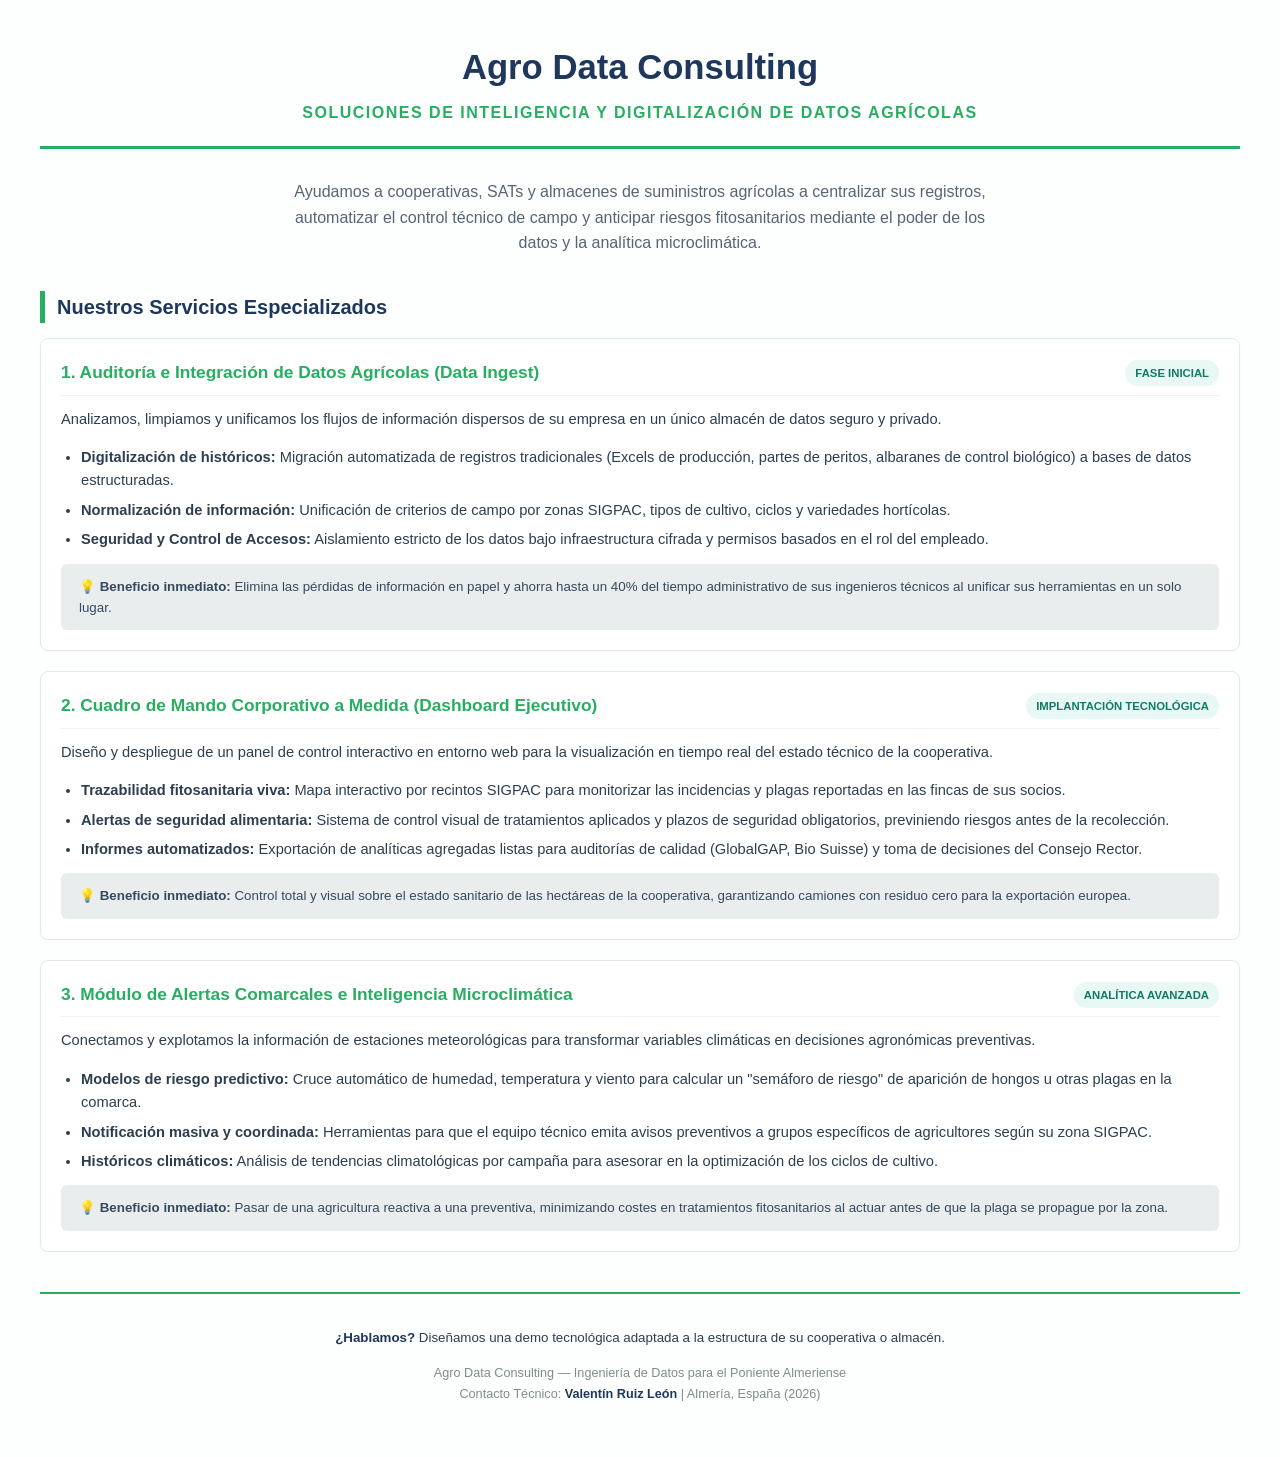
<file: Docs/portfolio_agro_data_consulting.html>
<!DOCTYPE html>
<html lang="es">
<head>
    <meta charset="UTF-8">
    <title>Catálogo de Servicios - Agro Data Consulting</title>
    <style>
        body {
            font-family: 'Segoe UI', Tahoma, Geneva, Verdana, sans-serif;
            color: #2c3e50;
            line-height: 1.6;
            margin: 0;
            padding: 40px;
            font-size: 11pt;
            background-color: #fdfefe;
        }
        .header {
            text-align: center;
            border-bottom: 3px solid #27ae60;
            padding-bottom: 20px;
            margin-bottom: 30px;
        }
        .header h1 {
            color: #1e375a;
            margin: 0;
            font-size: 26pt;
            font-weight: 800;
        }
        .header p {
            color: #27ae60;
            margin: 5px 0 0 0;
            font-size: 12pt;
            font-weight: 600;
            text-transform: uppercase;
            letter-spacing: 1.5px;
        }
        .intro-text {
            text-align: center;
            font-size: 12pt;
            max-width: 700px;
            margin: 0 auto 35px auto;
            color: #566573;
        }
        h2 {
            color: #1e375a;
            font-size: 15pt;
            border-left: 5px solid #27ae60;
            padding-left: 12px;
            margin-top: 30px;
            margin-bottom: 15px;
        }
        .service-block {
            background: #fff;
            border: 1px solid #e5e8e8;
            border-radius: 8px;
            padding: 20px;
            margin-bottom: 20px;
            box-shadow: 0 2px 4px rgba(0,0,0,0.02);
            page-break-inside: avoid;
        }
        .service-header {
            display: flex;
            justify-content: space-between;
            align-items: center;
            border-bottom: 1px solid #f2f4f4;
            padding-bottom: 8px;
            margin-bottom: 12px;
        }
        .service-title {
            color: #27ae60;
            font-size: 13pt;
            font-weight: bold;
            margin: 0;
        }
        .service-tag {
            background-color: #e8f8f5;
            color: #117a65;
            padding: 4px 10px;
            border-radius: 20px;
            font-size: 8.5pt;
            font-weight: bold;
            text-transform: uppercase;
        }
        ul {
            margin: 8px 0;
            padding-left: 20px;
        }
        li {
            margin-bottom: 6px;
        }
        .benefit-box {
            background-color: #eaeded;
            border-radius: 6px;
            padding: 12px 18px;
            margin-top: 12px;
            font-size: 10pt;
            color: #34495e;
        }
        .footer-commercial {
            text-align: center;
            margin-top: 40px;
            padding-top: 20px;
            border-top: 2px solid #27ae60;
            font-size: 10pt;
        }
        .footer-commercial strong {
            color: #1e375a;
        }
        @media print {
            body { padding: 0; background-color: #fff; }
            .service-block { box-shadow: none; }
        }
    </style>
</head>
<body>

    <!-- CABECERA COMERCIAL -->
    <div class="header">
        <h1>Agro Data Consulting</h1>
        <p>Soluciones de Inteligencia y Digitalización de Datos Agrícolas</p>
    </div>

    <div class="intro-text">
        Ayudamos a cooperativas, SATs y almacenes de suministros agrícolas a centralizar sus registros, automatizar el control técnico de campo y anticipar riesgos fitosanitarios mediante el poder de los datos y la analítica microclimática.
    </div>

    <h2>Nuestros Servicios Especializados</h2>

    <!-- SERVICIO 1 -->
    <div class="service-block">
        <div class="service-header">
            <div class="service-title">1. Auditoría e Integración de Datos Agrícolas (Data Ingest)</div>
            <div class="service-tag">Fase Inicial</div>
        </div>
        <p style="margin-top: 0;">Analizamos, limpiamos y unificamos los flujos de información dispersos de su empresa en un único almacén de datos seguro y privado.</p>
        <ul>
            <li><strong>Digitalización de históricos:</strong> Migración automatizada de registros tradicionales (Excels de producción, partes de peritos, albaranes de control biológico) a bases de datos estructuradas.</li>
            <li><strong>Normalización de información:</strong> Unificación de criterios de campo por zonas SIGPAC, tipos de cultivo, ciclos y variedades hortícolas.</li>
            <li><strong>Seguridad y Control de Accesos:</strong> Aislamiento estricto de los datos bajo infraestructura cifrada y permisos basados en el rol del empleado.</li>
        </ul>
        <div class="benefit-box">
            <strong>💡 Beneficio inmediato:</strong> Elimina las pérdidas de información en papel y ahorra hasta un 40% del tiempo administrativo de sus ingenieros técnicos al unificar sus herramientas en un solo lugar.
        </div>
    </div>

    <!-- SERVICIO 2 -->
    <div class="service-block">
        <div class="service-header">
            <div class="service-title">2. Cuadro de Mando Corporativo a Medida (Dashboard Ejecutivo)</div>
            <div class="service-tag">Implantación Tecnológica</div>
        </div>
        <p style="margin-top: 0;">Diseño y despliegue de un panel de control interactivo en entorno web para la visualización en tiempo real del estado técnico de la cooperativa.</p>
        <ul>
            <li><strong>Trazabilidad fitosanitaria viva:</strong> Mapa interactivo por recintos SIGPAC para monitorizar las incidencias y plagas reportadas en las fincas de sus socios.</li>
            <li><strong>Alertas de seguridad alimentaria:</strong> Sistema de control visual de tratamientos aplicados y plazos de seguridad obligatorios, previniendo riesgos antes de la recolección.</li>
            <li><strong>Informes automatizados:</strong> Exportación de analíticas agregadas listas para auditorías de calidad (GlobalGAP, Bio Suisse) y toma de decisiones del Consejo Rector.</li>
        </ul>
        <div class="benefit-box">
            <strong>💡 Beneficio inmediato:</strong> Control total y visual sobre el estado sanitario de las hectáreas de la cooperativa, garantizando camiones con residuo cero para la exportación europea.
        </div>
    </div>

    <!-- SERVICIO 3 -->
    <div class="service-block">
        <div class="service-header">
            <div class="service-title">3. Módulo de Alertas Comarcales e Inteligencia Microclimática</div>
            <div class="service-tag">Analítica Avanzada</div>
        </div>
        <p style="margin-top: 0;">Conectamos y explotamos la información de estaciones meteorológicas para transformar variables climáticas en decisiones agronómicas preventivas.</p>
        <ul>
            <li><strong>Modelos de riesgo predictivo:</strong> Cruce automático de humedad, temperatura y viento para calcular un "semáforo de riesgo" de aparición de hongos u otras plagas en la comarca.</li>
            <li><strong>Notificación masiva y coordinada:</strong> Herramientas para que el equipo técnico emita avisos preventivos a grupos específicos de agricultores según su zona SIGPAC.</li>
            <li><strong>Históricos climáticos:</strong> Análisis de tendencias climatológicas por campaña para asesorar en la optimización de los ciclos de cultivo.</li>
        </ul>
        <div class="benefit-box">
            <strong>💡 Beneficio inmediato:</strong> Pasar de una agricultura reactiva a una preventiva, minimizando costes en tratamientos fitosanitarios al actuar antes de que la plaga se propague por la zona.
        </div>
    </div>

    <!-- PIE COMERCIAL -->
    <div class="footer-commercial">
        <p><strong>¿Hablamos?</strong> Diseñamos una demo tecnológica adaptada a la estructura de su cooperativa o almacén.</p>
        <p style="color: #7f8c8d; font-size: 9.5pt; margin-top: 15px;">
            Agro Data Consulting — Ingeniería de Datos para el Poniente Almeriense<br>
            Contacto Técnico: <strong>Valentín Ruiz León</strong> | Almería, España (2026)
        </p>
    </div>

</body>
</html>
</file>
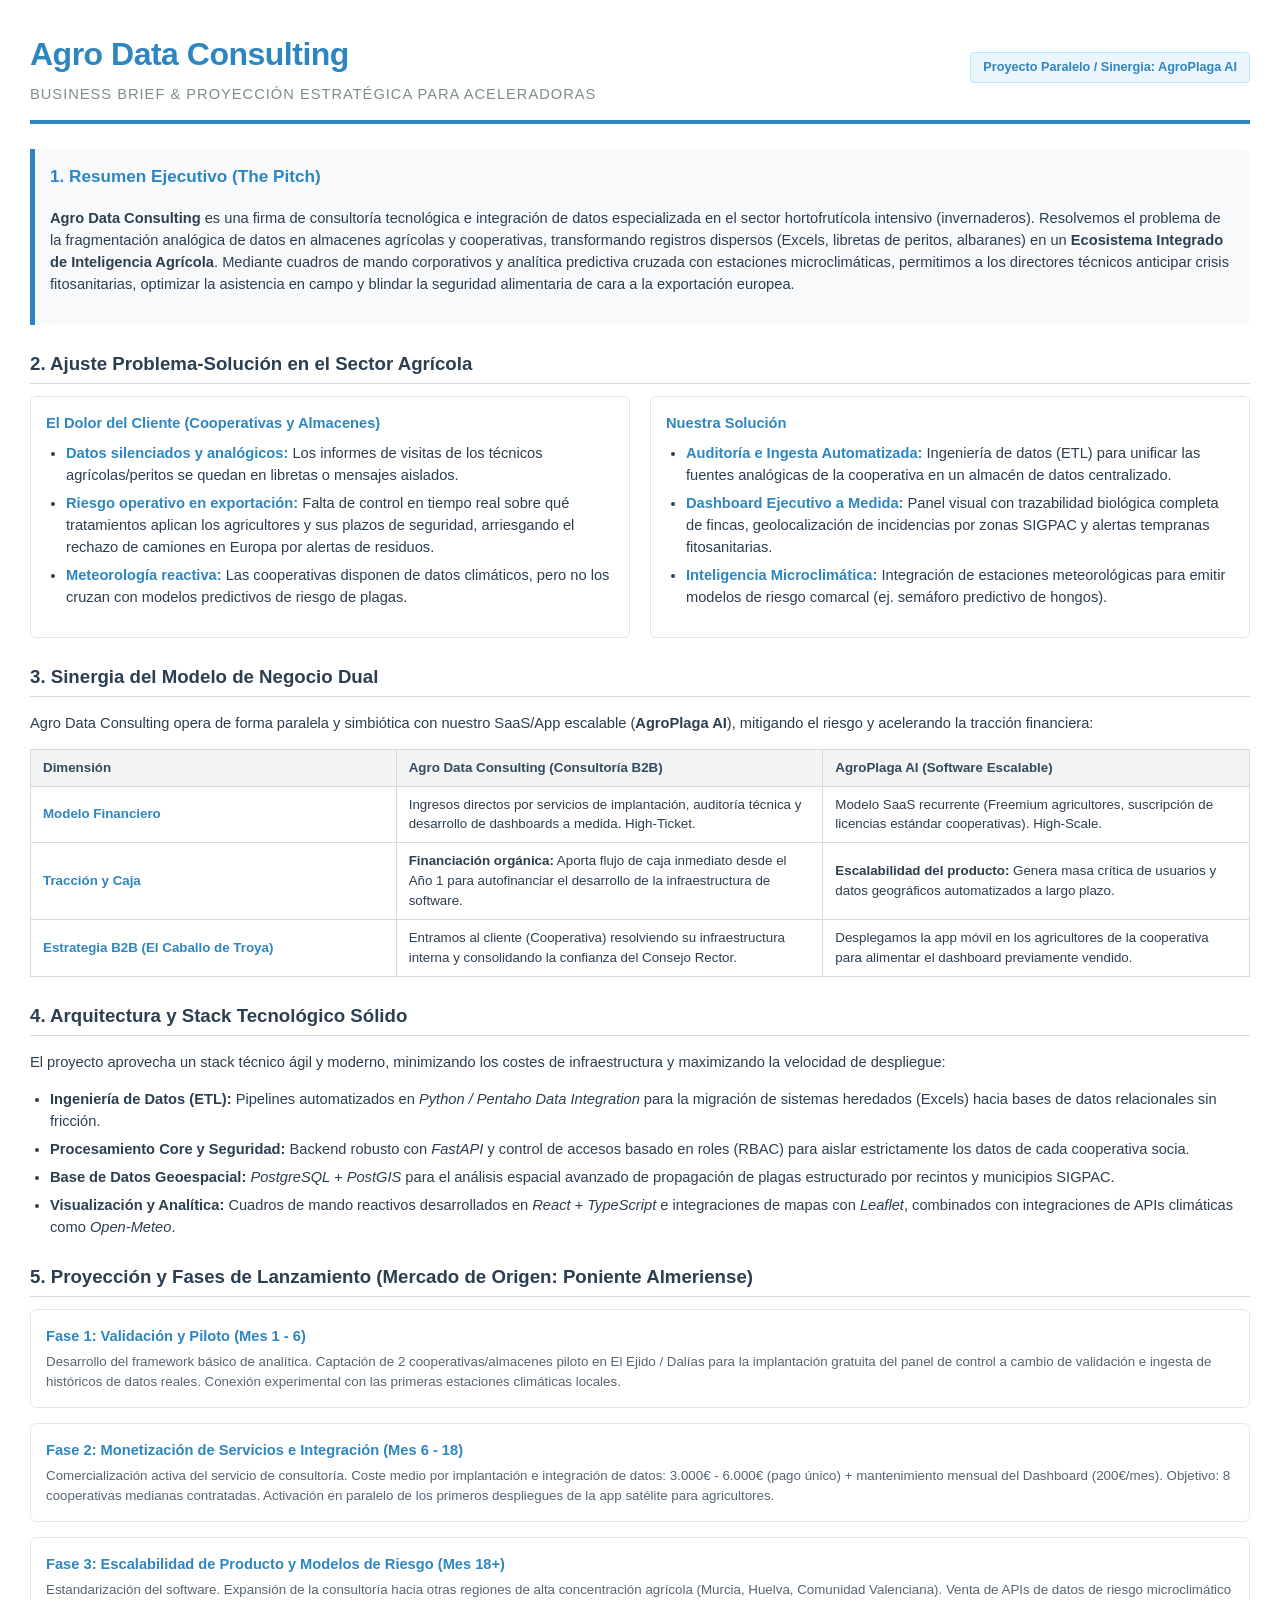
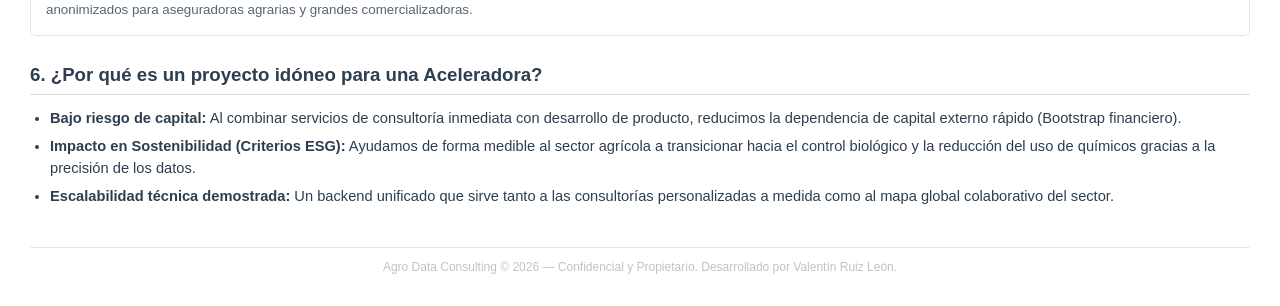
<file: Docs/propuesta_agro_data_consulting.html>
<!DOCTYPE html>
<html lang="es">
<head>
    <meta charset="UTF-8">
    <title>Executive Brief - Agro Data Consulting</title>
    <style>
        body {
            font-family: 'Helvetica Neue', Helvetica, Arial, sans-serif;
            color: #2c3e50;
            line-height: 1.5;
            margin: 0;
            padding: 30px;
            font-size: 11pt;
        }
        .header {
            border-bottom: 4px solid #2e86c1;
            padding-bottom: 15px;
            margin-bottom: 25px;
            display: flex;
            justify-content: space-between;
            align-items: center;
        }
        .title-area h1 {
            color: #2e86c1;
            margin: 0;
            font-size: 24pt;
            letter-spacing: -0.5px;
        }
        .title-area p {
            margin: 5px 0 0 0;
            color: #7f8c8d;
            font-size: 11pt;
            text-transform: uppercase;
            letter-spacing: 1px;
        }
        .badge-ecosystem {
            background-color: #ebf5fb;
            border: 1px solid #aeecff;
            color: #2e86c1;
            padding: 5px 12px;
            border-radius: 4px;
            font-size: 9.5pt;
            font-weight: bold;
        }
        .executive-summary {
            background-color: #f8f9fa;
            border-left: 5px solid #2e86c1;
            padding: 15px;
            margin-bottom: 25px;
            border-radius: 0 6px 6px 0;
        }
        .executive-summary h3 {
            margin-top: 0;
            color: #2e86c1;
        }
        h2 {
            color: #2c3e50;
            font-size: 14pt;
            border-bottom: 1px solid #d5dbdb;
            padding-bottom: 5px;
            margin-top: 25px;
            margin-bottom: 12px;
        }
        .grid-2 {
            display: grid;
            grid-template-columns: 1fr 1fr;
            gap: 20px;
        }
        .card {
            border: 1px solid #e5e7eb;
            border-radius: 6px;
            padding: 15px;
            background-color: #fff;
        }
        .card h4 {
            margin-top: 0;
            margin-bottom: 8px;
            color: #2e86c1;
            font-size: 11pt;
        }
        ul {
            margin-top: 5px;
            padding-left: 20px;
        }
        li {
            margin-bottom: 6px;
        }
        .tech-table {
            width: 100%;
            border-collapse: collapse;
            margin-top: 10px;
        }
        .tech-table th, .tech-table td {
            border: 1px solid #d5dbdb;
            padding: 8px 12px;
            text-align: left;
            font-size: 10pt;
        }
        .tech-table th {
            background-color: #f2f4f4;
            color: #34495e;
        }
        .highlight {
            font-weight: bold;
            color: #2e86c1;
        }
        .footer {
            text-align: center;
            color: #bdc3c7;
            font-size: 9pt;
            margin-top: 40px;
            border-top: 1px solid #e5e7eb;
            padding-top: 10px;
        }
        @media print {
            body { padding: 0; }
            .page-break { page-break-before: always; }
        }
    </style>
</head>
<body>

    <!-- CABECERA -->
    <div class="header">
        <div class="title-area">
            <h1>Agro Data Consulting</h1>
            <p>Business Brief & Proyección Estratégica para Aceleradoras</p>
        </div>
        <div class="badge-ecosystem">
            Proyecto Paralelo / Sinergia: AgroPlaga AI
        </div>
    </div>

    <!-- RESUMEN EJECUTIVO -->
    <div class="executive-summary">
        <h3>1. Resumen Ejecutivo (The Pitch)</h3>
        <p><strong>Agro Data Consulting</strong> es una firma de consultoría tecnológica e integración de datos especializada en el sector hortofrutícola intensivo (invernaderos). Resolvemos el problema de la fragmentación analógica de datos en almacenes agrícolas y cooperativas, transformando registros dispersos (Excels, libretas de peritos, albaranes) en un <strong>Ecosistema Integrado de Inteligencia Agrícola</strong>. Mediante cuadros de mando corporativos y analítica predictiva cruzada con estaciones microclimáticas, permitimos a los directores técnicos anticipar crisis fitosanitarias, optimizar la asistencia en campo y blindar la seguridad alimentaria de cara a la exportación europea.</p>
    </div>

    <!-- EL PROBLEMA Y LA SOLUCIÓN -->
    <h2>2. Ajuste Problema-Solución en el Sector Agrícola</h2>
    <div class="grid-2">
        <div class="card">
            <h4>El Dolor del Cliente (Cooperativas y Almacenes)</h4>
            <ul>
                <li><span class="highlight">Datos silenciados y analógicos:</span> Los informes de visitas de los técnicos agrícolas/peritos se quedan en libretas o mensajes aislados.</li>
                <li><span class="highlight">Riesgo operativo en exportación:</span> Falta de control en tiempo real sobre qué tratamientos aplican los agricultores y sus plazos de seguridad, arriesgando el rechazo de camiones en Europa por alertas de residuos.</li>
                <li><span class="highlight">Meteorología reactiva:</span> Las cooperativas disponen de datos climáticos, pero no los cruzan con modelos predictivos de riesgo de plagas.</li>
            </ul>
        </div>
        <div class="card">
            <h4>Nuestra Solución</h4>
            <ul>
                <li><span class="highlight">Auditoría e Ingesta Automatizada:</span> Ingeniería de datos (ETL) para unificar las fuentes analógicas de la cooperativa en un almacén de datos centralizado.</li>
                <li><span class="highlight">Dashboard Ejecutivo a Medida:</span> Panel visual con trazabilidad biológica completa de fincas, geolocalización de incidencias por zonas SIGPAC y alertas tempranas fitosanitarias.</li>
                <li><span class="highlight">Inteligencia Microclimática:</span> Integración de estaciones meteorológicas para emitir modelos de riesgo comarcal (ej. semáforo predictivo de hongos).</li>
            </ul>
        </div>
    </div>

    <!-- EL MODELO DE NEGOCIO PARALELO -->
    <h2>3. Sinergia del Modelo de Negocio Dual</h2>
    <p>Agro Data Consulting opera de forma paralela y simbiótica con nuestro SaaS/App escalable (<strong>AgroPlaga AI</strong>), mitigando el riesgo y acelerando la tracción financiera:</p>
    
    <table class="tech-table">
        <thead>
            <tr>
                <th style="width: 30%;">Dimensión</th>
                <th style="width: 35%;">Agro Data Consulting (Consultoría B2B)</th>
                <th style="width: 35%;">AgroPlaga AI (Software Escalable)</th>
            </tr>
        </thead>
        <tbody>
            <tr>
                <td class="highlight">Modelo Financiero</td>
                <td>Ingresos directos por servicios de implantación, auditoría técnica y desarrollo de dashboards a medida. High-Ticket.</td>
                <td>Modelo SaaS recurrente (Freemium agricultores, suscripción de licencias estándar cooperativas). High-Scale.</td>
            </tr>
            <tr>
                <td class="highlight">Tracción y Caja</td>
                <td><strong>Financiación orgánica:</strong> Aporta flujo de caja inmediato desde el Año 1 para autofinanciar el desarrollo de la infraestructura de software.</td>
                <td><strong>Escalabilidad del producto:</strong> Genera masa crítica de usuarios y datos geográficos automatizados a largo plazo.</td>
            </tr>
            <tr>
                <td class="highlight">Estrategia B2B (El Caballo de Troya)</td>
                <td>Entramos al cliente (Cooperativa) resolviendo su infraestructura interna y consolidando la confianza del Consejo Rector.</td>
                <td>Desplegamos la app móvil en los agricultores de la cooperativa para alimentar el dashboard previamente vendido.</td>
            </tr>
        </tbody>
    </table>

    <!-- FORZAR SALTO DE PÁGINA PARA LA PRESENTACIÓN TÉCNICA Y MONETIZACIÓN -->
    <div class="page-break"></div>

    <!-- PILARES TECNOLÓGICOS -->
    <h2>4. Arquitectura y Stack Tecnológico Sólido</h2>
    <p>El proyecto aprovecha un stack técnico ágil y moderno, minimizando los costes de infraestructura y maximizando la velocidad de despliegue:</p>
    
    <ul>
        <li><strong>Ingeniería de Datos (ETL):</strong> Pipelines automatizados en <em>Python / Pentaho Data Integration</em> para la migración de sistemas heredados (Excels) hacia bases de datos relacionales sin fricción.</li>
        <li><strong>Procesamiento Core y Seguridad:</strong> Backend robusto con <em>FastAPI</em> y control de accesos basado en roles (RBAC) para aislar estrictamente los datos de cada cooperativa socia.</li>
        <li><strong>Base de Datos Geoespacial:</strong> <em>PostgreSQL + PostGIS</em> para el análisis espacial avanzado de propagación de plagas estructurado por recintos y municipios SIGPAC.</li>
        <li><strong>Visualización y Analítica:</strong> Cuadros de mando reactivos desarrollados en <em>React + TypeScript</em> e integraciones de mapas con <em>Leaflet</em>, combinados con integraciones de APIs climáticas como <em>Open-Meteo</em>.</li>
    </ul>

    <!-- PROYECCIÓN FINANCIERA -->
    <h2>5. Proyección y Fases de Lanzamiento (Mercado de Origen: Poniente Almeriense)</h2>
    
    <div class="card" style="margin-bottom: 15px;">
        <strong style="color:#2e86c1;">Fase 1: Validación y Piloto (Mes 1 - 6)</strong>
        <p style="margin: 5px 0 0 0; font-size: 10pt; color: #566573;">Desarrollo del framework básico de analítica. Captación de 2 cooperativas/almacenes piloto en El Ejido / Dalías para la implantación gratuita del panel de control a cambio de validación e ingesta de históricos de datos reales. Conexión experimental con las primeras estaciones climáticas locales.</p>
    </div>

    <div class="card" style="margin-bottom: 15px;">
        <strong style="color:#2e86c1;">Fase 2: Monetización de Servicios e Integración (Mes 6 - 18)</strong>
        <p style="margin: 5px 0 0 0; font-size: 10pt; color: #566573;">Comercialización activa del servicio de consultoría. Coste medio por implantación e integración de datos: 3.000€ - 6.000€ (pago único) + mantenimiento mensual del Dashboard (200€/mes). Objetivo: 8 cooperativas medianas contratadas. Activación en paralelo de los primeros despliegues de la app satélite para agricultores.</p>
    </div>

    <div class="card" style="margin-bottom: 15px;">
        <strong style="color:#2e86c1;">Fase 3: Escalabilidad de Producto y Modelos de Riesgo (Mes 18+)</strong>
        <p style="margin: 5px 0 0 0; font-size: 10pt; color: #566573;">Estandarización del software. Expansión de la consultoría hacia otras regiones de alta concentración agrícola (Murcia, Huelva, Comunidad Valenciana). Venta de APIs de datos de riesgo microclimático anonimizados para aseguradoras agrarias y grandes comercializadoras.</p>
    </div>

    <!-- ¿POR QUÉ SOMOS ATRACTIVOS PARA UNA ACELERADORA? -->
    <h2>6. ¿Por qué es un proyecto idóneo para una Aceleradora?</h2>
    <ul>
        <li><strong>Bajo riesgo de capital:</strong> Al combinar servicios de consultoría inmediata con desarrollo de producto, reducimos la dependencia de capital externo rápido (Bootstrap financiero).</li>
        <li><strong>Impacto en Sostenibilidad (Criterios ESG):</strong> Ayudamos de forma medible al sector agrícola a transicionar hacia el control biológico y la reducción del uso de químicos gracias a la precisión de los datos.</li>
        <li><strong>Escalabilidad técnica demostrada:</strong> Un backend unificado que sirve tanto a las consultorías personalizadas a medida como al mapa global colaborativo del sector.</li>
    </ul>

    <!-- PIE DE PÁGINA -->
    <div class="footer">
        Agro Data Consulting © 2026 — Confidencial y Propietario. Desarrollado por Valentín Ruiz León.
    </div>

</body>
</html>
</file>
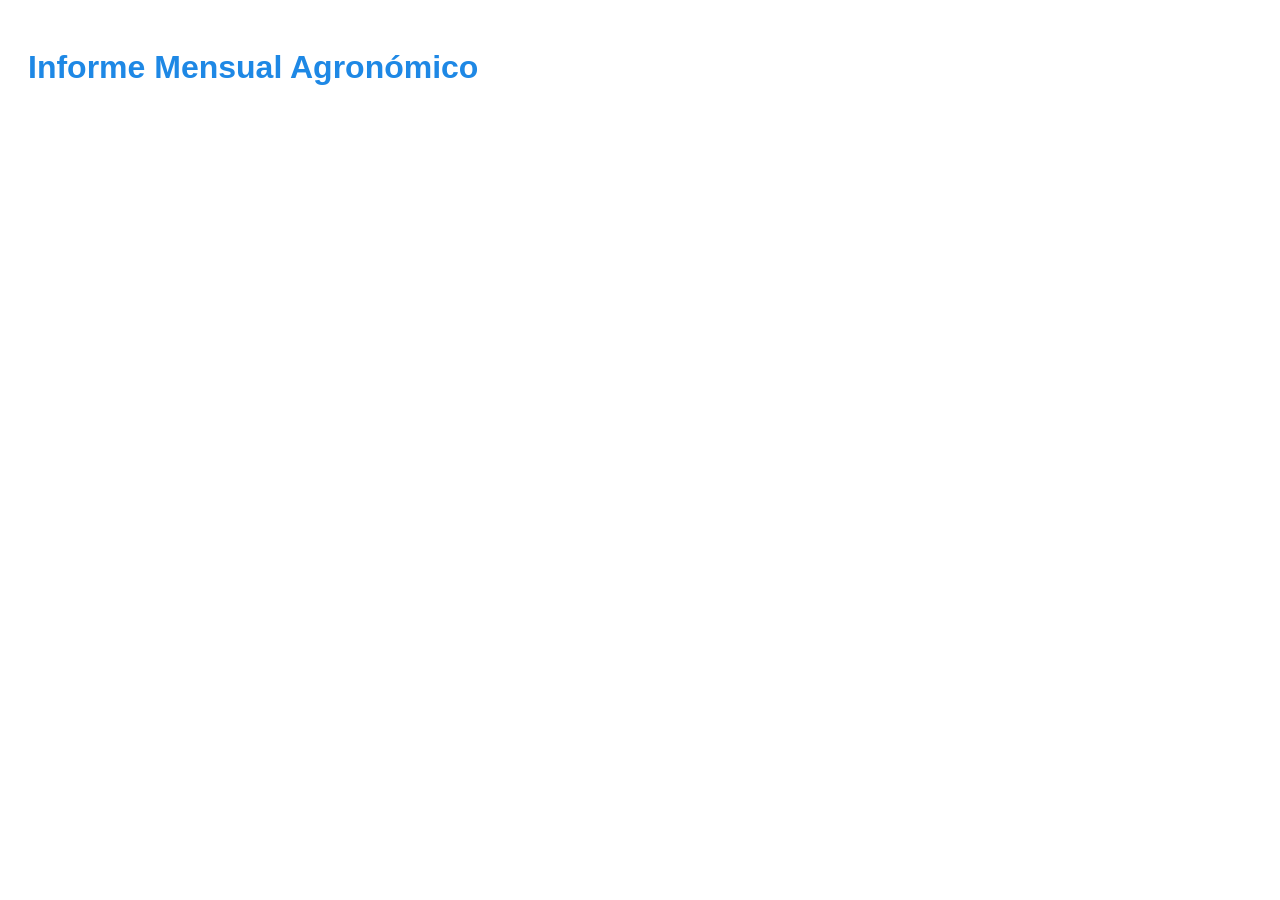
<file: frontend/informes/informe_mensual.html>
<!DOCTYPE html>
<html lang="es">
<head>
    <meta charset="UTF-8">
    <title>Informe Mensual</title>
    <style>
        body { font-family: Arial; padding: 20px; }
        h1 { color: #1e88e5; }
        .box { padding: 15px; background: #f4f6f9; margin-bottom: 20px; border-radius: 8px; }
    </style>
</head>
<body>

<h1>Informe Mensual Agronómico</h1>

<div id="contenido"></div>

<script>
async function cargarInforme() {
    const res = await fetch("http://127.0.0.1:8000/informe_mensual");
    const data = await res.json();

    document.getElementById("contenido").innerHTML = `
        <div class="box">
            <h2>Diagnóstico</h2>
            ${data.informe_json.diagnostico.map(i => `<p>${i}</p>`).join("")}
        </div>

        <div class="box">
            <h2>Riesgo Mensual</h2>
            <p>${data.informe_json.nivel_riesgo}</p>
        </div>

        <div class="box">
            <h2>Recomendación</h2>
            <p>${data.informe_json.recomendacion}</p>
        </div>
    `;
}

cargarInforme();
</script>

</body>
</html>
</file>
